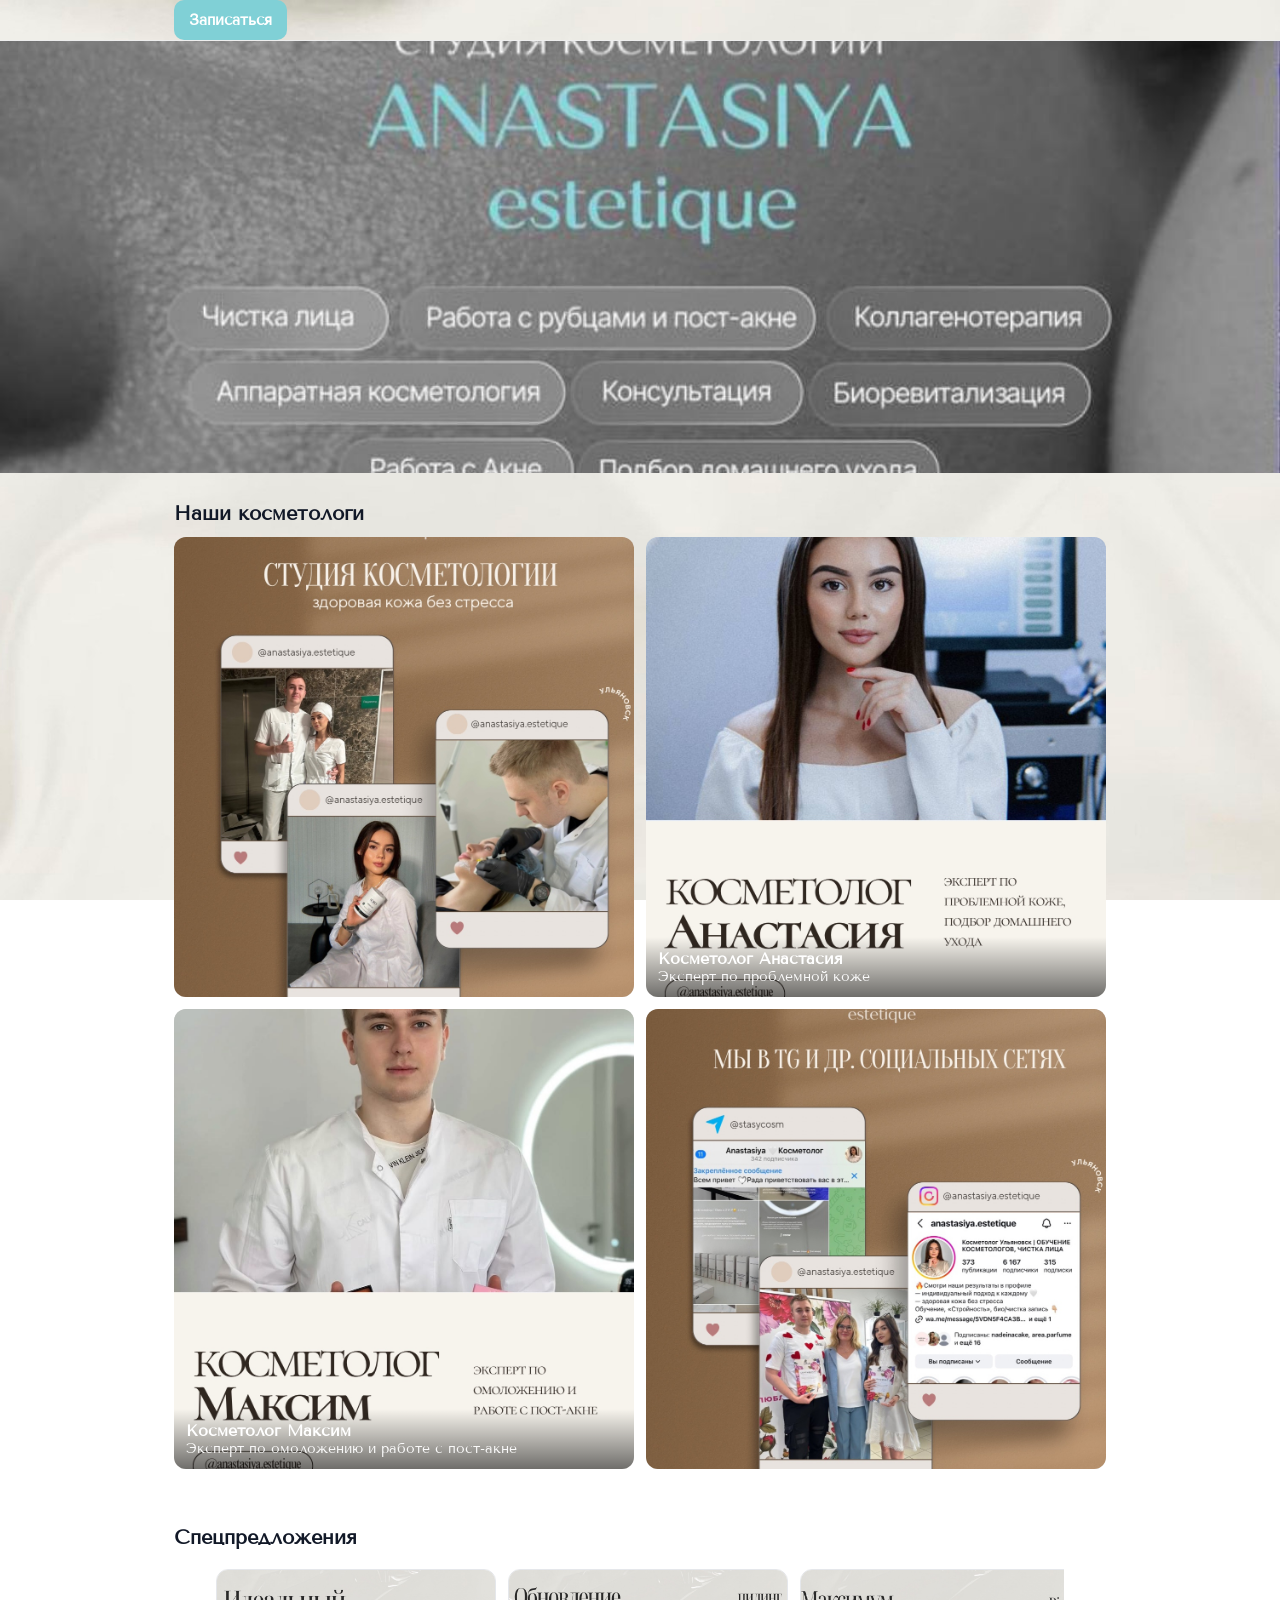
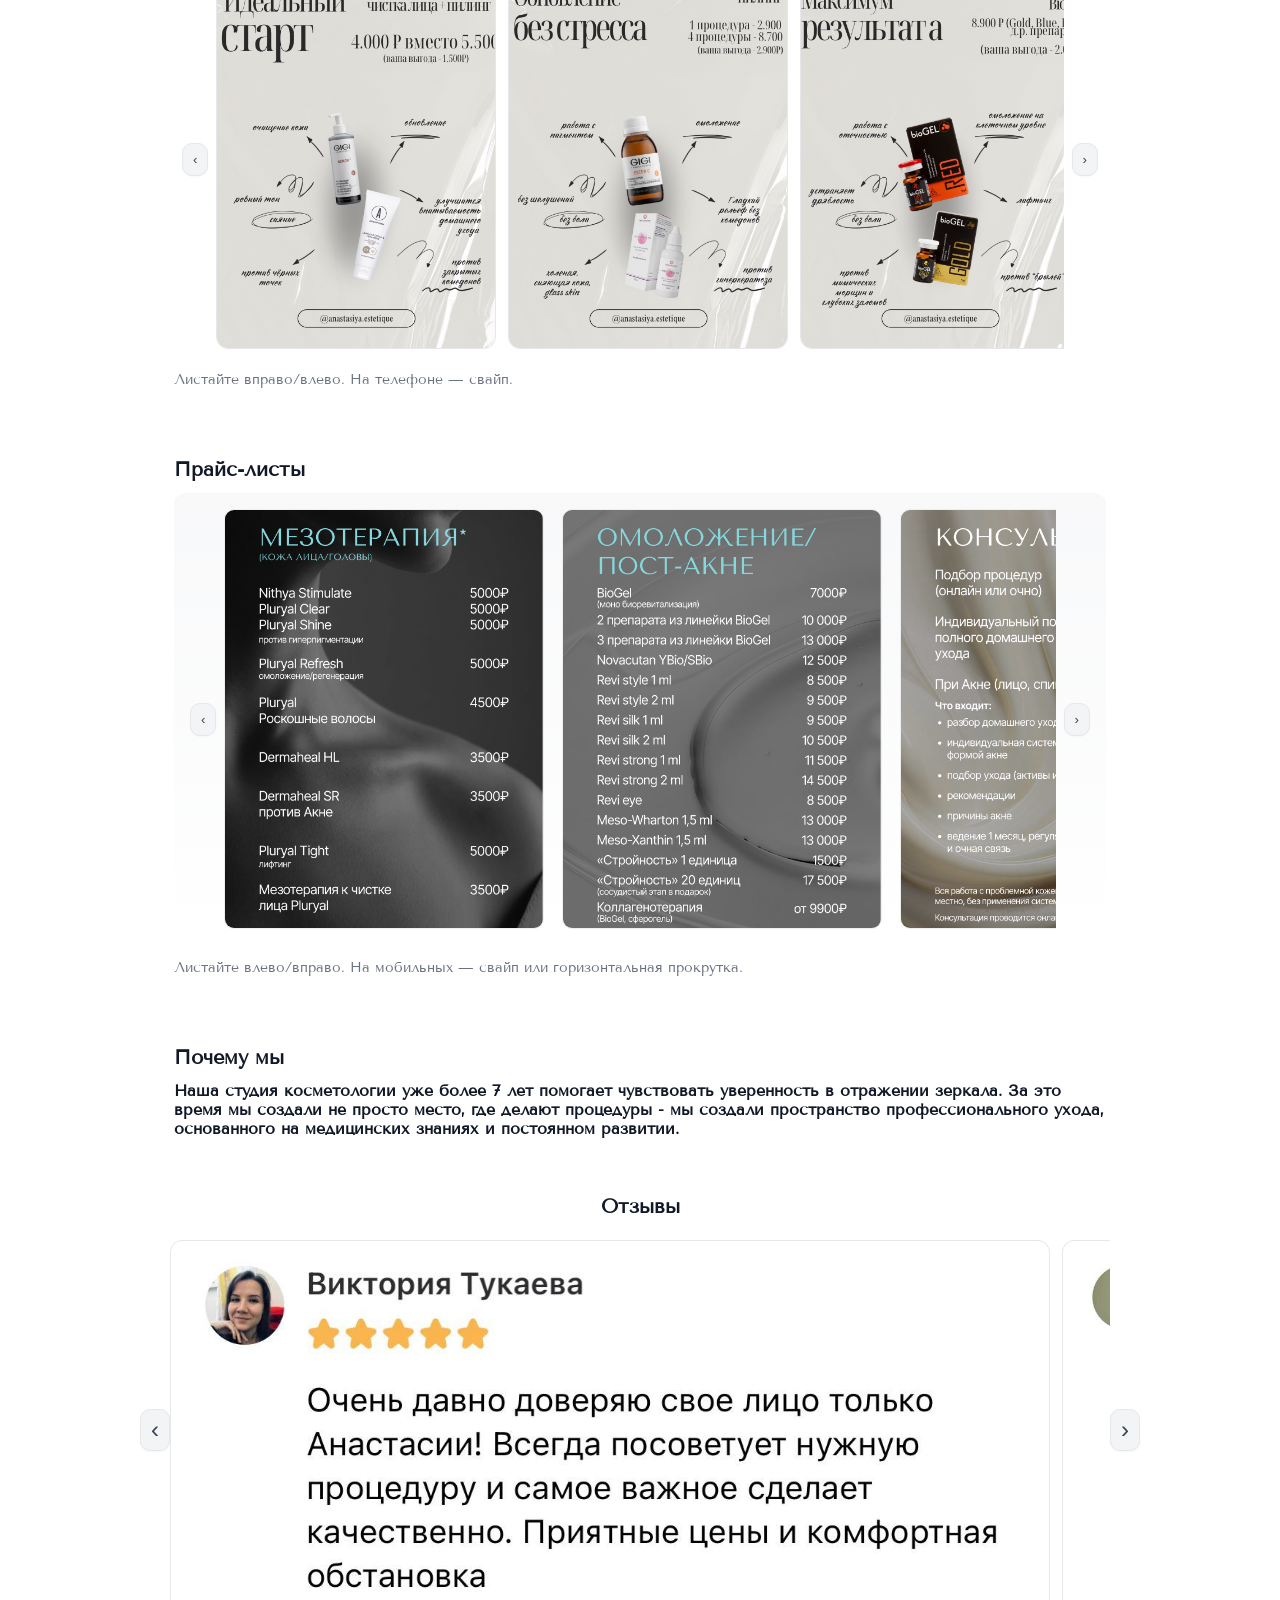
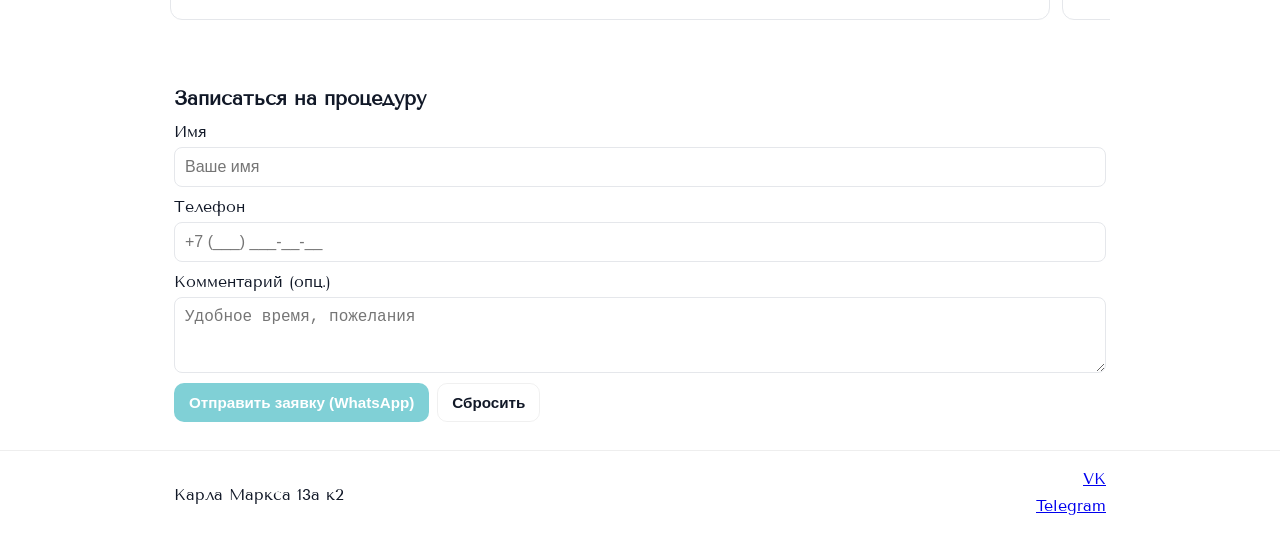
<file: index.html>
<!doctype html>
<html lang="ru">
<head>
  <meta charset="utf-8" />
  <meta name="viewport" content="width=device-width,initial-scale=1" />
  <title>Косметологическая студия — НАЗВАНИЕ</title>
  <link rel="stylesheet" href="css/style.css">
  <link rel="preconnect" href="https://fonts.googleapis.com">
  <link rel="preconnect" href="https://fonts.gstatic.com" crossorigin>
  <link href="https://fonts.googleapis.com/css2?family=Tenor+Sans&display=swap" rel="stylesheet">

</head>
<body>
  <!-- Header -->
  <header class="site-header">
    <div class="container header-row">

      <a class="btn btn-primary" href="#form">Записаться</a>
    </div>
  </header>


  <!-- Hero -->
  <section class="hero" id="top" style="background-image: url('images/hero.jpg');">
    <div class="hero-overlay"></div>
    <div class="container hero-content">
      <h1></h1>
      <p></p>
      <p></p>
      <p></p>
      <p></p>
      <p></p>
      <p></p>
    </div>
  </section>
  <!-- Наши косметологи -->
  <section class="section" id="team">
    <div class="container">
      <h2>Наши косметологи</h2>
      <div class="team-grid">
        <article class="team-card">
          <img src="images/vizitka1.PNG" alt="ФОТО 1">
          <!-- пусто: без подписи -->
        </article>

        <article class="team-card">
          <img src="images/vizitka2.PNG" alt="ФОТО 2">
          <div class="card-caption">
            <div class="name">Косметолог Анастасия</div>
            <div class="role">Эксперт по проблемной коже</div>
          </div>
        </article>

        <article class="team-card">
          <img src="images/vizitka3.PNG" alt="ФОТО 3">
          <div class="card-caption">
            <div class="name">Косметолог Максим</div>
            <div class="role">Эксперт по омоложению и работе с пост-акне</div>
          </div>
        </article>

        <article class="team-card">
          <img src="images/vizitka4.PNG" alt="ФОТО 4">
          <!-- пусто: без подписи -->
        </article>        
      </div>
    </div>
  </section>

<!-- Спецпредложения -->
<section class="section" id="special">
  <div class="container">
    <h2>Спецпредложения</h2>

    <div class="promo-wrap">
      <button class="slide-btn left" aria-label="Назад">‹</button>

      <div class="promo-slider" id="promoSlider">
        <img src="images/promo1.PNG" alt="Акция 1" class="promo-img">
        <img src="images/promo2.PNG" alt="Акция 2" class="promo-img">
        <img src="images/promo3.PNG" alt="Акция 3" class="promo-img">
        <img src="images/promo4.PNG" alt="Акция 4" class="promo-img">
        <img src="images/promo5.PNG" alt="Акция 5" class="promo-img">
        <img src="images/promo6.PNG" alt="Акция 6" class="promo-img">
        <img src="images/promo7.PNG" alt="Акция 7" class="promo-img">
      </div>

      <button class="slide-btn right" aria-label="Вперёд">›</button>
    </div>

    <p class="muted small">Листайте вправо/влево. На телефоне — свайп.</p>
  </div>
</section>


  <!-- Прайс-лист (горизонтальная карусель) -->
  <section class="section" id="prices">
    <div class="container">
      <h2>Прайс-листы</h2>
      <div class="prices-wrap">
        <button class="slide-btn left" aria-label="Назад">‹</button>
        <div class="prices-slider" id="pricesSlider">
          <img src="images/price1.png" alt="ПРАЙС 1" class="price-img">
          <img src="images/price2.png" alt="ПРАЙС 2" class="price-img">
          <img src="images/price3.png" alt="ПРАЙС 3" class="price-img">
          <img src="images/price4.png" alt="ПРАЙС 4" class="price-img">
        </div>
        <button class="slide-btn right" aria-label="Вперёд">›</button>
      </div>
      <p class="muted small">Листайте влево/вправо. На мобильных — свайп или горизонтальная прокрутка.</p>
    </div>
  </section>

  <!-- Почему мы -->
  <section class="section" id="why">
    <div class="container">
      <h2>Почему мы</h2>
      <ul class="advantages">
        <li><strong>Наша студия косметологии уже более 7 лет помогает чувствовать уверенность в отражении зеркала. За это время мы создали не просто место, где делают процедуры - мы создали пространство профессионального ухода, основанного на медицинских знаниях и постоянном развитии.</strong></li>
      </ul>
    </div>
  </section>

  <!-- Отзывы -->
  <section class="section">
    <h2 style="text-align: center;">Отзывы</h2>

    <div class="reviews-wrap">
      <button class="review-btn left">‹</button>

      <div class="reviews-slider" id="reviewsSlider">
        <img src="images/rev1.jpg" class="review-img" alt="Отзыв 1">
        <img src="images/rev2.jpg" class="review-img" alt="Отзыв 2">
        <img src="images/rev3.jpg" class="review-img" alt="Отзыв 3">
        <img src="images/rev4.jpg" class="review-img" alt="Отзыв 4">
        <img src="images/rev5.jpg" class="review-img" alt="Отзыв 5">
      </div>

      <button class="review-btn right">›</button>
    </div>
  </section>

  <!-- Форма записи -->
  <section class="section" id="form">
    <div class="container">
      <h2>Записаться на процедуру</h2>

      <!-- HTML-форма: без бэкенда отправляет в WhatsApp и показывает сообщение благодарности через JS -->
      <form id="bookingForm" class="form" onsubmit="handleForm(event)">
        <label>
          <span>Имя</span>
          <input type="text" name="name" placeholder="Ваше имя" required>
        </label>

        <label>
          <span>Телефон</span>
          <input type="tel" name="phone" placeholder="+7 (___) ___-__-__" required>
        </label>

        <label>
          <span>Комментарий (опц.)</span>
          <textarea name="comment" rows="3" placeholder="Удобное время, пожелания"></textarea>
        </label>

        <div class="form-actions">
          <button type="submit" class="btn btn-primary">Отправить заявку (WhatsApp)</button>
          <button type="button" class="btn btn-ghost" onclick="resetForm()">Сбросить</button>
        </div>

        <p id="formMsg" class="form-msg" aria-live="polite" style="display:none;">Спасибо, мы свяжемся с вами.</p>
      </form>
    </div>
  </section>

  <!-- Footer -->
    <footer class="site-footer">
    <div class="container footer-row">

      <!-- Левая часть -->
      <div class="footer-left">
        <p class="address">Карла Маркса 13а к2</p>
      </div>

      <!-- Правая часть -->
      <div class="footer-right">
        <a href="https://vk.com/anastasiyaestetique" target="_blank">VK</a>
        <a href="https://t.me/stasycosm" target="_blank">Telegram</a>
      </div>

    </div>
  </footer>


  <script>
    // Короткий JS для работы формы (отправка в WhatsApp)
    function handleForm(e) {
      e.preventDefault();
      const f = document.getElementById('bookingForm');

      const name = encodeURIComponent(f.name.value.trim() || 'Имя');
      const phone = encodeURIComponent(f.phone.value.trim() || 'Телефон');
      const comment = encodeURIComponent(f.comment.value.trim() || '');

      const text = `Заявка:%0AИмя: ${name}%0AТелефон: ${phone}%0AКомментарий: ${comment}`;

      const waUrl = `https://wa.me/+79276348928?text=${text}`;

      window.open(waUrl, '_blank');

      document.getElementById('formMsg').style.display = 'block';
      f.reset();
    }

    function resetForm(){
      const f = document.getElementById('bookingForm');
      f.reset();
      document.getElementById('formMsg').style.display = 'none';
    }

    // Слайдер прайсов
    (function(){
      const slider = document.getElementById('pricesSlider');
      const btnL = document.querySelector('.slide-btn.left');
      const btnR = document.querySelector('.slide-btn.right');
      const step = slider ? slider.clientWidth * 0.8 : 300;

      btnL && btnL.addEventListener('click', () =>
        slider.scrollBy({left: -step, behavior:'smooth'})
      );

      btnR && btnR.addEventListener('click', () =>
        slider.scrollBy({left: step, behavior:'smooth'})
      );
    })();
  </script>


</body>
</html>
</file>
<file: css/style.css>
:root{
    --bg: #c7cad1; /* был #ffffff — теперь лёгкий серый фон */
    --muted:#6b7280;
    --accent:#4c6ef5;
    --primary:#80D0D6;
    --radius:12px;
    --container-padding:16px;
    --max-width:980px;
    --text:#111827;
}

*{box-sizing:border-box}
html, body {
    margin:0;
    background:none;
    color:var(--text);
    font-family:'Tenor Sans', sans-serif;
}

.container{padding:0 var(--container-padding);max-width:var(--max-width);margin:0 auto;width:100%}
.site-header{background:#fff;position:sticky;top:0;z-index:30;border-bottom:1px solid #eee}
.header-row{display:flex;align-items:center;justify-content:space-between;padding:12px 0}
.logo{font-weight:700}
.logo.small{font-size:0.95rem}
.btn{display:inline-block;padding:10px 14px;border-radius:10px;text-decoration:none;color:inherit;border:1px solid transparent;font-weight:600;font-size:0.95rem}
.btn-primary{background:var(--primary);color:white}
.btn-ghost{background:transparent;border:1px solid rgba(0,0,0,0.06);color:var(--text)}
.btn-sm{padding:8px 10px;font-size:0.9rem}

/* Hero */
.hero{position:relative;background-size:cover;background-position:center;color:white;padding:48px 0 64px}
.hero-overlay{position:absolute;inset:0;background:linear-gradient(180deg, rgba(0,0,0,0.35), rgba(0,0,0,0.35))}
.hero-content{position:relative;z-index:2;display:flex;flex-direction:column;gap:12px}
.hero h1{margin:0;font-size:1.5rem;line-height:1.05}
.lead{margin:0;color:rgba(255,255,255,0.9)}

/* Sections */
.section{padding:28px 0}
.section h2{margin:0 0 12px;font-size:1.25rem}

/* Team */
.team-grid{display:grid;grid-template-columns:repeat(3,1fr);gap:12px}
.card{background:#fff;padding:12px;border-radius:12px;box-shadow:0 2px 8px rgba(15,15,15,0.04)}
.avatar{width:100%;height:140px;object-fit:cover;border-radius:8px}
.muted{color:var(--muted);font-size:0.95rem}

/* Procedures */
.procedures-grid{display:grid;grid-template-columns:1fr;gap:12px}
.proc-card{background:#fff;padding:12px;border-radius:12px;box-shadow:0 2px 8px rgba(15,15,15,0.04)}
.proc-footer{display:flex;justify-content:space-between;align-items:center;margin-top:8px}
.price{font-weight:700}

/* Prices slider */
.prices-wrap{position:relative;display:flex;align-items:center}
.prices-slider{display:flex;gap:12px;overflow-x:auto;scroll-snap-type:x mandatory;padding:8px 0}
.price-img{width:260px;height:360px;object-fit:cover;border-radius:10px;flex:0 0 auto;scroll-snap-align:center;border:1px solid #eee}
.slide-btn{background:#fff;border:1px solid #eee;border-radius:8px;padding:6px 10px;margin:0 8px;cursor:pointer}
.small{font-size:0.85rem}

/* Advantages */
.advantages{list-style:none;padding:0;margin:0;display:flex;flex-direction:column;gap:8px}

/* Reviews */
.reviews{display:flex;flex-direction:column;gap:10px}
.review{background:#fff;padding:12px;border-radius:10px;box-shadow:0 2px 8px rgba(0,0,0,0.03);margin:0}

/* Form */
.form{display:flex;flex-direction:column;gap:10px}
.form label{display:flex;flex-direction:column;gap:6px}
.form input,.form select,.form textarea{padding:10px;border-radius:8px;border:1px solid #e5e7eb;font-size:1rem}
.form-actions{display:flex;gap:8px;flex-wrap:wrap;align-items:center}
.form-msg{margin-top:8px;color:green}

/* Footer */
.site-footer{background:#fafafa;padding:18px 0;border-top:1px solid #eee}
.footer-row{display:flex;justify-content:space-between;align-items:flex-start;gap:12px}

/* Responsive: mobile-first -> tablets, desktop */
@media(min-width:480px){
  .hero h1{font-size:1.8rem}
  .team-grid{grid-template-columns:repeat(3,1fr)}
  .procedures-grid{grid-template-columns:repeat(2,1fr)}
}
@media(min-width:900px){
  .container{padding:0 24px}
  .hero{padding:72px 0 96px}
  .hero h1{font-size:2.4rem}
  .procedures-grid{grid-template-columns:repeat(3,1fr)}
  .prices-slider{gap:18px}
  .price-img{width:320px;height:420px}
}

/* Accessibility focus */
a:focus,button:focus,input:focus,select:focus,textarea:focus{outline:3px solid rgba(59,130,246,0.18);outline-offset:2px}
/* Стили кнопок слайдера — серые, минималистичные */
.slide-btn{
  background: #f3f4f6; /* светло-серый фон */
  border: 1px solid #e5e7eb; /* граница */
  color: #374151; /* тёмно-серый текст */
  border-radius: 10px;
  padding: 8px 10px;
  cursor: pointer;
  box-shadow: 0 1px 2px rgba(0,0,0,0.03);
  transition: background .15s ease, transform .08s ease;
}
.slide-btn:hover{ background:#e9ecef; transform:translateY(-1px) }
.slide-btn:active{ transform:translateY(0) }
.slide-btn:focus{ outline: 3px solid rgba(55,65,81,0.12); outline-offset:2px }

/* Иконки внутри кнопок: сделаем символы крупнее */
.slide-btn::after{
  font-size:1.4rem;
  line-height:1;
}

/* Слегка затемнённая область вокруг слайдера на больших экранах */
@media (min-width:720px){
  .prices-wrap{ padding:8px; border-radius:12px; background:linear-gradient(180deg, rgba(243,244,246,0.6), rgba(255,255,255,0.4)); }
}
.team-grid{display:grid;grid-template-columns:repeat(2,1fr);gap:12px}
.team-card{position:relative;overflow:hidden;border-radius:12px;height:0;padding-bottom:100%;background:#ddd}
.team-card img{position:absolute;inset:0;width:100%;height:100%;object-fit:cover;object-position:center;display:block}
.card-caption{position:absolute;left:0;right:0;bottom:0;padding:12px;background:linear-gradient(180deg, rgba(0,0,0,0) 0%, rgba(0,0,0,0.55) 100%);color:#fff}
.card-caption .name{font-weight:700}
.card-caption .role{font-size:0.9rem;opacity:0.95}
.hero-overlay { background: transparent; pointer-events: none; }

.promo-wrap {
  position: relative;
  display: flex;
  align-items: center;
}

.promo-slider {
  display: flex;
  gap: 12px;
  overflow-x: auto;
  scroll-snap-type: x mandatory;
  padding: 8px 0;
}

.promo-img {
  width: 280px;
  height: 380px;
  object-fit: cover;
  border-radius: 12px;
  flex: 0 0 auto;
  scroll-snap-align: center;
  border: 1px solid #e5e7eb;
}


body {
    background-image: url("../images/back.jpg");
    background-size: cover;         /* чтобы не растягивалось и не срезалось */
    background-repeat: no-repeat;   /* отключить повторение */
    background-attachment: fixed;   /* чтобы фон был статичным как в приложениях */
    background-position: center;    /* центрирование */
}

.section,
.container,
header,
footer {
    background: transparent !important;
}




.logo img {
  height: 100px;      /* можешь изменить под себя */
  width: auto;
  object-fit: contain;
  display: block;
}

.footer-left {
  display: flex;
  flex-direction: column;
  gap: 6px;
}

.footer-logo {
  width: 120px;   /* подгони при необходимости */
  height: auto;
}

.footer-right {
  display: flex;
  flex-direction: column;
  gap: 8px;
  text-align: right; /* чтобы ссылки были у правого края */
}





.reviews-wrap {
  position: relative;
  display: flex;
  align-items: center;
  margin-top: 12px;
}

.reviews-slider {
  display: flex;
  gap: 12px;
  overflow-x: auto;
  scroll-snap-type: x mandatory;
  padding: 10px 0;
}

.review-img {
  height: 380px;              /* фиксируем высоту */
  width: auto;                /* ширина подстраивается */
  flex: 0 0 auto;
  border-radius: 12px;
  scroll-snap-align: center;
  object-fit: contain;        /* ВАЖНО! картинка полностью видна */
  background: #fff;           /* чтобы вокруг были белые поля, если не помещается */
  padding: 8px;               /* маленькая рамка для аккуратности */
  border: 1px solid #e5e7eb;
}

/* Кнопки перелистывания */
.review-btn {
  background: #f3f4f6;
  border: 1px solid #e5e7eb;
  color: #374151;
  border-radius: 10px;
  padding: 8px 10px;
  cursor: pointer;
  font-size: 1.5rem;
  line-height: 1;
  box-shadow: 0 1px 2px rgba(0,0,0,0.04);
  transition: background .15s ease, transform .08s ease;
}

.review-btn:hover { background:#e9ecef; transform:translateY(-1px); }
.review-btn:active { transform:translateY(0); }
.reviews-wrap {
  max-width: 1000px;     /* регулируй под себя: 700–900 — идеально */
  margin: 0 auto;       /* центрируем весь блок */
}
</file>
